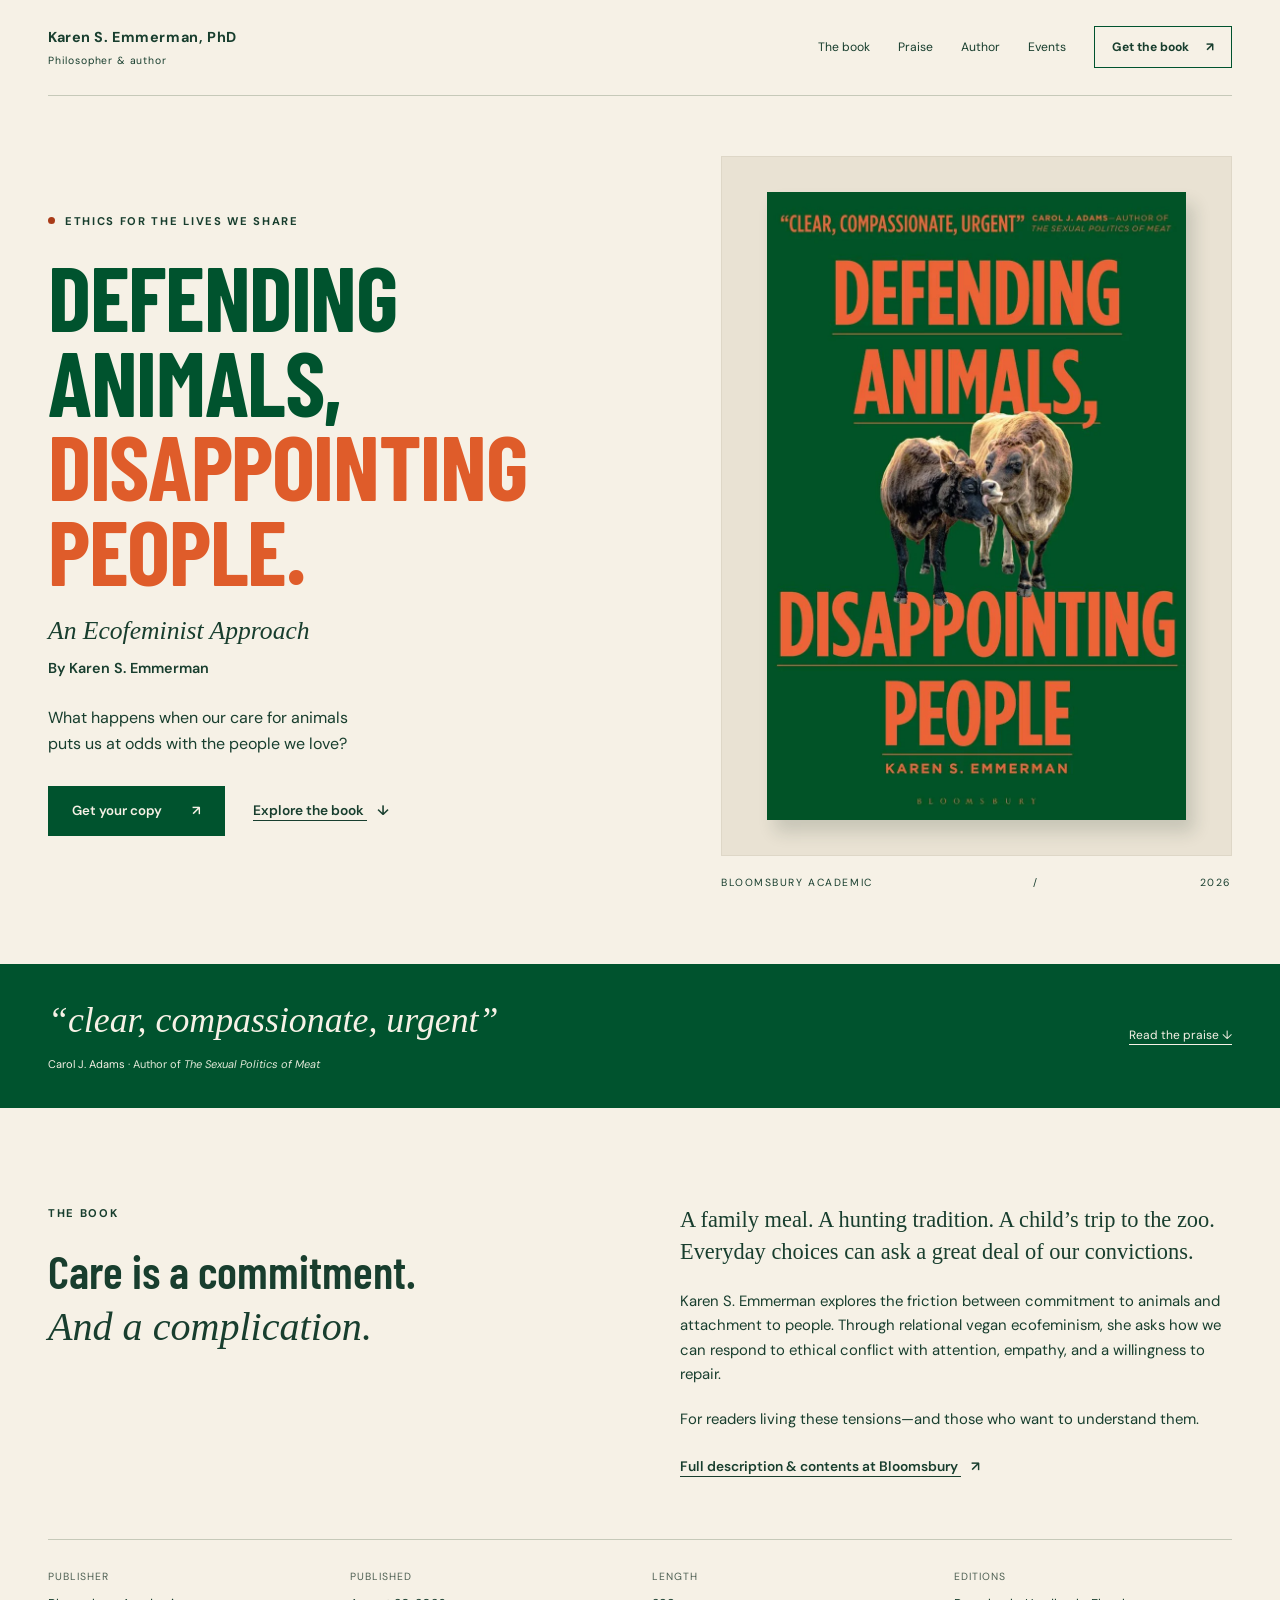
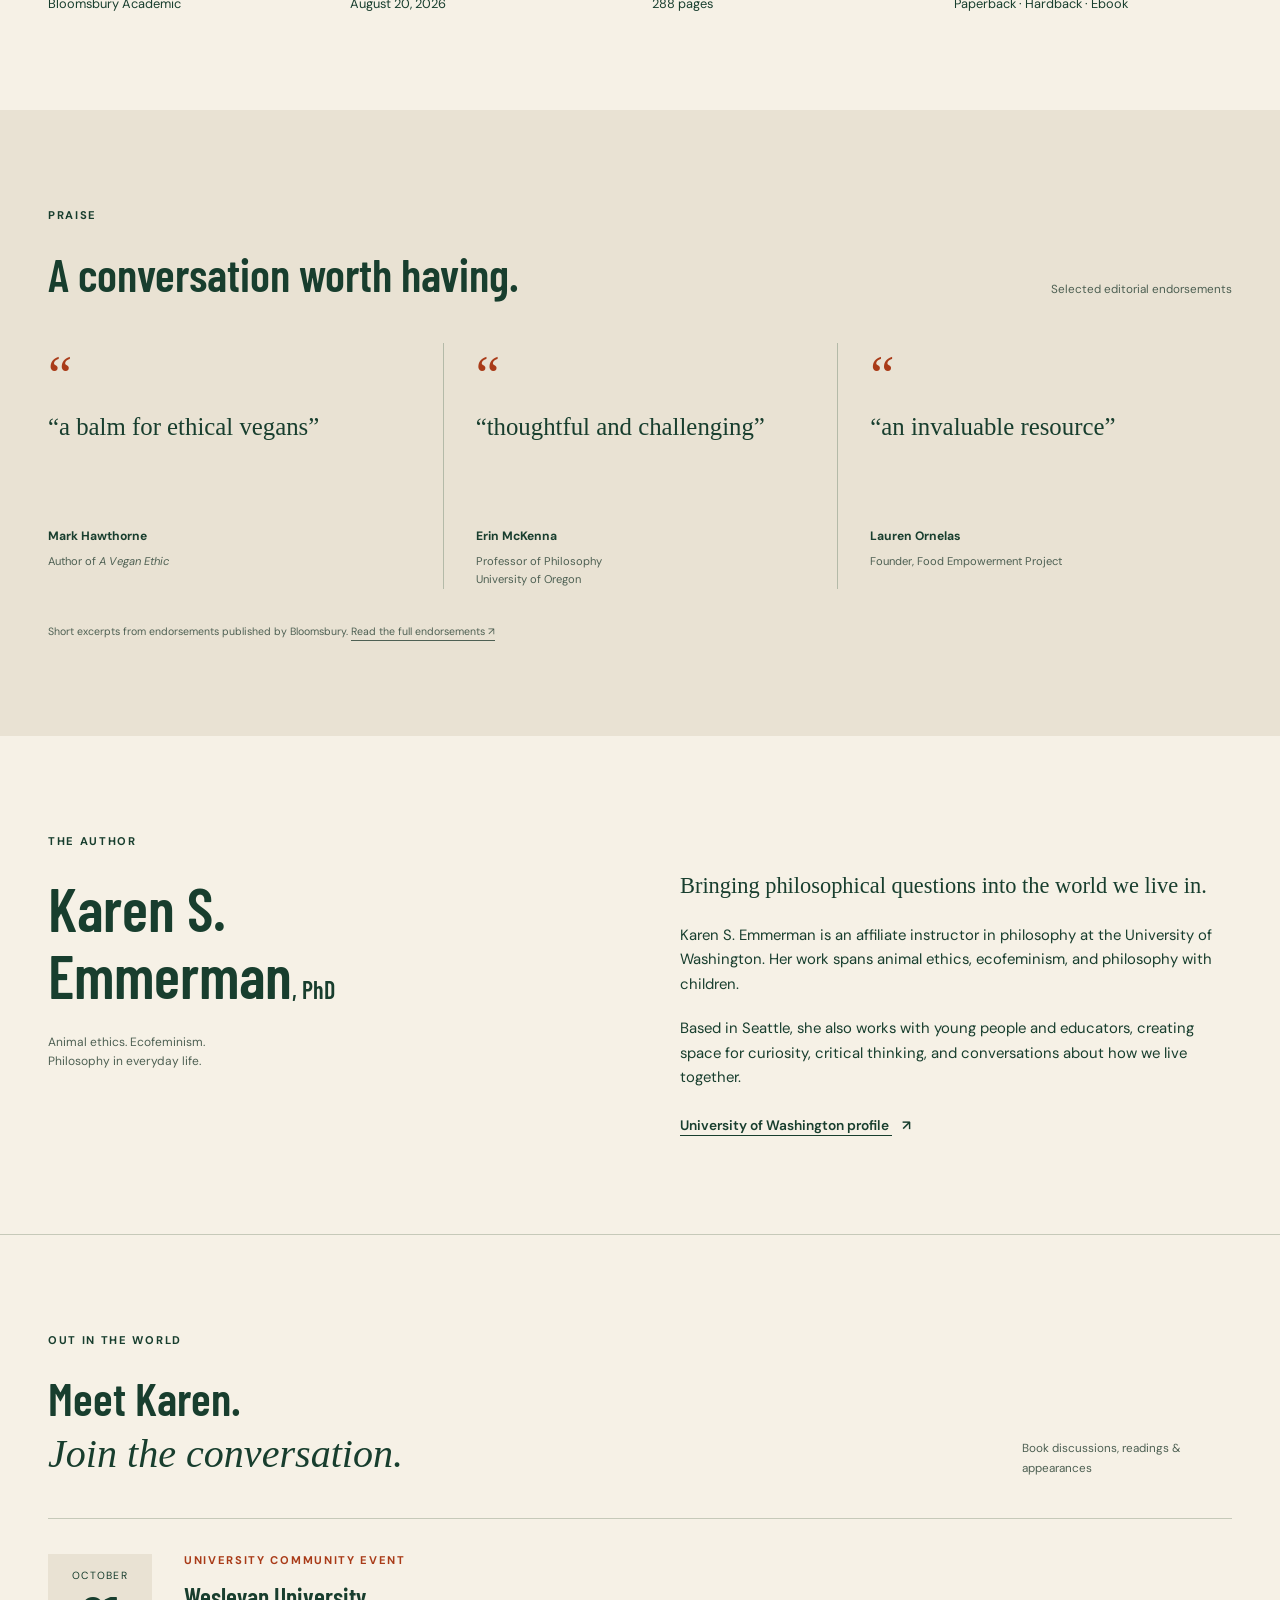
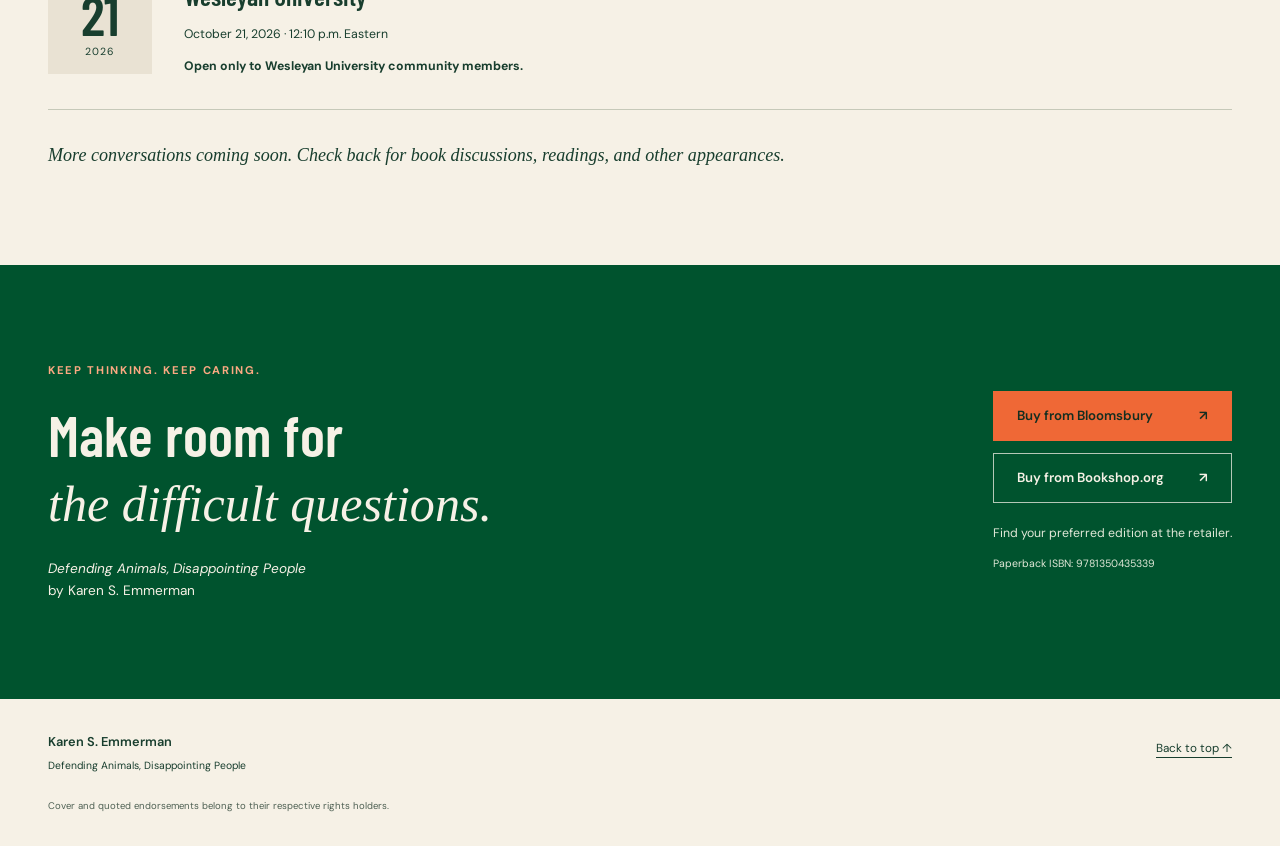
<file: index.html>
<!DOCTYPE html>
<!-- saved from url=(0044)https://sensibleorbit.com/defending-animals/ -->
<html lang="en"><head><meta http-equiv="Content-Type" content="text/html; charset=UTF-8">
  
  <meta name="viewport" content="width=device-width, initial-scale=1">
  <meta name="robots" content="noindex, nofollow">
  <meta name="theme-color" content="#00532e">
  <meta name="description" content="Defending Animals, Disappointing People: An Ecofeminist Approach by Karen S. Emmerman. Explore the book, read the praise, and find upcoming author appearances.">
  <title>Defending Animals, Disappointing People — Karen S. Emmerman</title>
  <link rel="icon" href="data:,">
  <link rel="preconnect" href="https://fonts.googleapis.com/">
  <link rel="preconnect" href="https://fonts.gstatic.com/" crossorigin="">
  <link rel="stylesheet" href="https://fonts.googleapis.com/css2?family=Barlow+Condensed:wght@600;700&amp;family=DM+Sans:wght@400;500;600;700&amp;display=swap">
  <link rel="stylesheet" href="./Defending Animals, Disappointing People — Karen S. Emmerman_files/book.css">
</head>
<body>
  <a class="skip-link" href="https://sensibleorbit.com/defending-animals/#main">Skip to content</a>
  <header class="masthead wrap">
    <a class="author-name" href="https://sensibleorbit.com/defending-animals/#top">Karen S. Emmerman, PhD<span>Philosopher &amp; author</span></a>
    <nav aria-label="Book navigation">
      <a href="https://sensibleorbit.com/defending-animals/#book">The book</a><a href="https://sensibleorbit.com/defending-animals/#praise">Praise</a><a href="https://sensibleorbit.com/defending-animals/#author">Author</a><a href="https://sensibleorbit.com/defending-animals/#events">Events</a>
      <a class="nav-buy" href="https://sensibleorbit.com/defending-animals/#buy">Get the book <span aria-hidden="true">↗</span></a>
    </nav>
  </header>
  <main id="main" tabindex="-1">
    <section class="hero wrap" id="top" aria-labelledby="book-title">
      <div class="hero-copy">
        <p class="eyebrow"><span aria-hidden="true"></span> Ethics for the lives we share</p>
        <h1 id="book-title">Defending<br>animals,<br><span>disappointing<br>people.</span></h1>
        <p class="subtitle">An Ecofeminist Approach</p>
        <p class="byline">By Karen S. Emmerman</p>
        <p class="hero-intro">What happens when our care for animals<br class="wide-only"> puts us at odds with the people we love?</p>
        <div class="actions"><a class="button" href="https://sensibleorbit.com/defending-animals/#buy">Get your copy <span aria-hidden="true">↗</span></a><a class="text-link" href="https://sensibleorbit.com/defending-animals/#book">Explore the book <span aria-hidden="true">↓</span></a></div>
      </div>
      <figure class="cover-stage">
        <div class="cover-surround"><img src="./Defending Animals, Disappointing People — Karen S. Emmerman_files/cover.jpg" alt="Book cover: two cows nuzzle beneath orange lettering on a deep green background." width="852" height="1278" fetchpriority="high"></div>
        <figcaption>Bloomsbury Academic <span aria-hidden="true">/</span> 2026</figcaption>
      </figure>
    </section>

    <section class="opening-quote" aria-label="Featured praise">
      <div class="wrap"><blockquote><p>“clear, compassionate, urgent”</p><footer>Carol J. Adams <span>· Author of <cite>The Sexual Politics of Meat</cite></span></footer></blockquote><a href="https://sensibleorbit.com/defending-animals/#praise">Read the praise <span aria-hidden="true">↓</span></a></div>
    </section>

    <section class="section wrap overview" id="book" aria-labelledby="overview-title">
      <div><p class="eyebrow">The book</p><h2 id="overview-title">Care is a commitment.<br><em>And a complication.</em></h2></div>
      <div class="overview-copy"><p class="lead">A family meal. A hunting tradition. A child’s trip to the zoo. Everyday choices can ask a great deal of our convictions.</p><p>Karen S. Emmerman explores the friction between commitment to animals and attachment to people. Through relational vegan ecofeminism, she asks how we can respond to ethical conflict with attention, empathy, and a willingness to repair.</p><p>For readers living these tensions—and those who want to understand them.</p><a class="text-link" href="https://www.bloomsbury.com/us/defending-animals-disappointing-people-9781350435346/">Full description &amp; contents at Bloomsbury <span aria-hidden="true">↗</span></a></div>
      <dl class="book-facts"><div><dt>Publisher</dt><dd>Bloomsbury Academic</dd></div><div><dt>Published</dt><dd>August 20, 2026</dd></div><div><dt>Length</dt><dd>288 pages</dd></div><div><dt>Editions</dt><dd>Paperback · Hardback · Ebook</dd></div></dl>
    </section>

    <section class="praise section" id="praise" aria-labelledby="praise-title">
      <div class="wrap"><div class="section-heading"><div><p class="eyebrow">Praise</p><h2 id="praise-title">A conversation worth having.</h2></div><p>Selected editorial endorsements</p></div>
        <div class="praise-grid">
          <figure><span class="quote-mark" aria-hidden="true">“</span><blockquote><p>“a balm for ethical vegans”</p></blockquote><figcaption><strong>Mark Hawthorne</strong><span>Author of <cite>A Vegan Ethic</cite></span></figcaption></figure>
          <figure><span class="quote-mark" aria-hidden="true">“</span><blockquote><p>“thoughtful and challenging”</p></blockquote><figcaption><strong>Erin McKenna</strong><span>Professor of Philosophy<br>University of Oregon</span></figcaption></figure>
          <figure><span class="quote-mark" aria-hidden="true">“</span><blockquote><p>“an invaluable resource”</p></blockquote><figcaption><strong>Lauren Ornelas</strong><span>Founder, Food Empowerment Project</span></figcaption></figure>
        </div>
        <p class="source-note">Short excerpts from endorsements published by Bloomsbury. <a href="https://www.bloomsbury.com/us/defending-animals-disappointing-people-9781350435346/">Read the full endorsements <span aria-hidden="true">↗</span></a></p>
      </div>
    </section>

    <section class="section wrap author-section" id="author" aria-labelledby="author-title">
      <div class="author-title"><p class="eyebrow">The author</p><h2 id="author-title">Karen S.<br>Emmerman<span>, PhD</span></h2><p>Animal ethics. Ecofeminism.<br>Philosophy in everyday life.</p></div>
      <div class="author-copy"><p class="lead">Bringing philosophical questions into the world we live in.</p><p>Karen S. Emmerman is an affiliate instructor in philosophy at the University of Washington. Her work spans animal ethics, ecofeminism, and philosophy with children.</p><p>Based in Seattle, she also works with young people and educators, creating space for curiosity, critical thinking, and conversations about how we live together.</p><a class="text-link" href="https://phil.washington.edu/people/karen-s-emmerman">University of Washington profile <span aria-hidden="true">↗</span></a></div>
    </section>

    <section class="events section" id="events" aria-labelledby="events-title">
      <div class="wrap"><div class="section-heading"><div><p class="eyebrow">Out in the world</p><h2 id="events-title">Meet Karen.<br><em>Join the conversation.</em></h2></div><p>Book discussions, readings &amp; appearances</p></div>
        <!-- Add verified upcoming appearances above this permanent message. Remove completed events and their source notes after their date; keep this section and message even when no events are listed. See docs/book-page.md. -->
        <article class="event-row" aria-labelledby="event-oct21-title">
          <time class="date-block" datetime="2026-10-21T12:10:00-04:00"><span>October</span><strong>21</strong><span>2026</span></time>
          <div class="event-copy"><p class="eyebrow">University community event</p><h3 id="event-oct21-title">Wesleyan University</h3><p>October 21, 2026 · 12:10 p.m. Eastern</p><p><strong>Open only to Wesleyan University community members.</strong></p></div>
        </article>
        <p class="events-follow">More conversations coming soon. Check back for book discussions, readings, and other appearances.</p>
      </div>
    </section>

        
<section class="buy section" id="buy" aria-labelledby="buy-title">
	<div class="wrap buy-inner">
		<div>
			<p class="eyebrow">Keep thinking. Keep caring.</p>
			<h2 id="buy-title">Make room for
				<br>
					<em>the difficult questions.</em>
				</h2>
				<p>
					<cite>Defending Animals, Disappointing People</cite>
					<br>by Karen S. Emmerman
					</p>
				</div>
				<div class="buy-options">
					<a class="button button-orange" href="https://www.bloomsbury.com/us/defending-animals-disappointing-people-9781350435339/">Buy from Bloomsbury 
						<span aria-hidden="true">↗</span>
					</a>
					<a class="button button-retailer" href="https://bookshop.org/p/books/defending-animals-disappointing-people/f3b79b08ce1583c4">Buy from Bookshop.org 
						<span aria-hidden="true">↗</span>
					</a>
					<p>Find your preferred edition at the retailer.</p>
					<p class="isbn">Paperback ISBN: 9781350435339</p>
				</div>
			</div>
		</section>

   </main>
  <footer class="footer wrap">
  	<p>Karen S. Emmerman 
  		<span>Defending Animals, Disappointing People</span>
  	</p>
  	<a href="https://sensibleorbit.com/defending-animals/#top">Back to top 
  		<span aria-hidden="true">↑</span>
  	</a>
  	<small>Cover and quoted endorsements belong to their respective rights holders.</small>
  </footer>

</body></html>
</file>
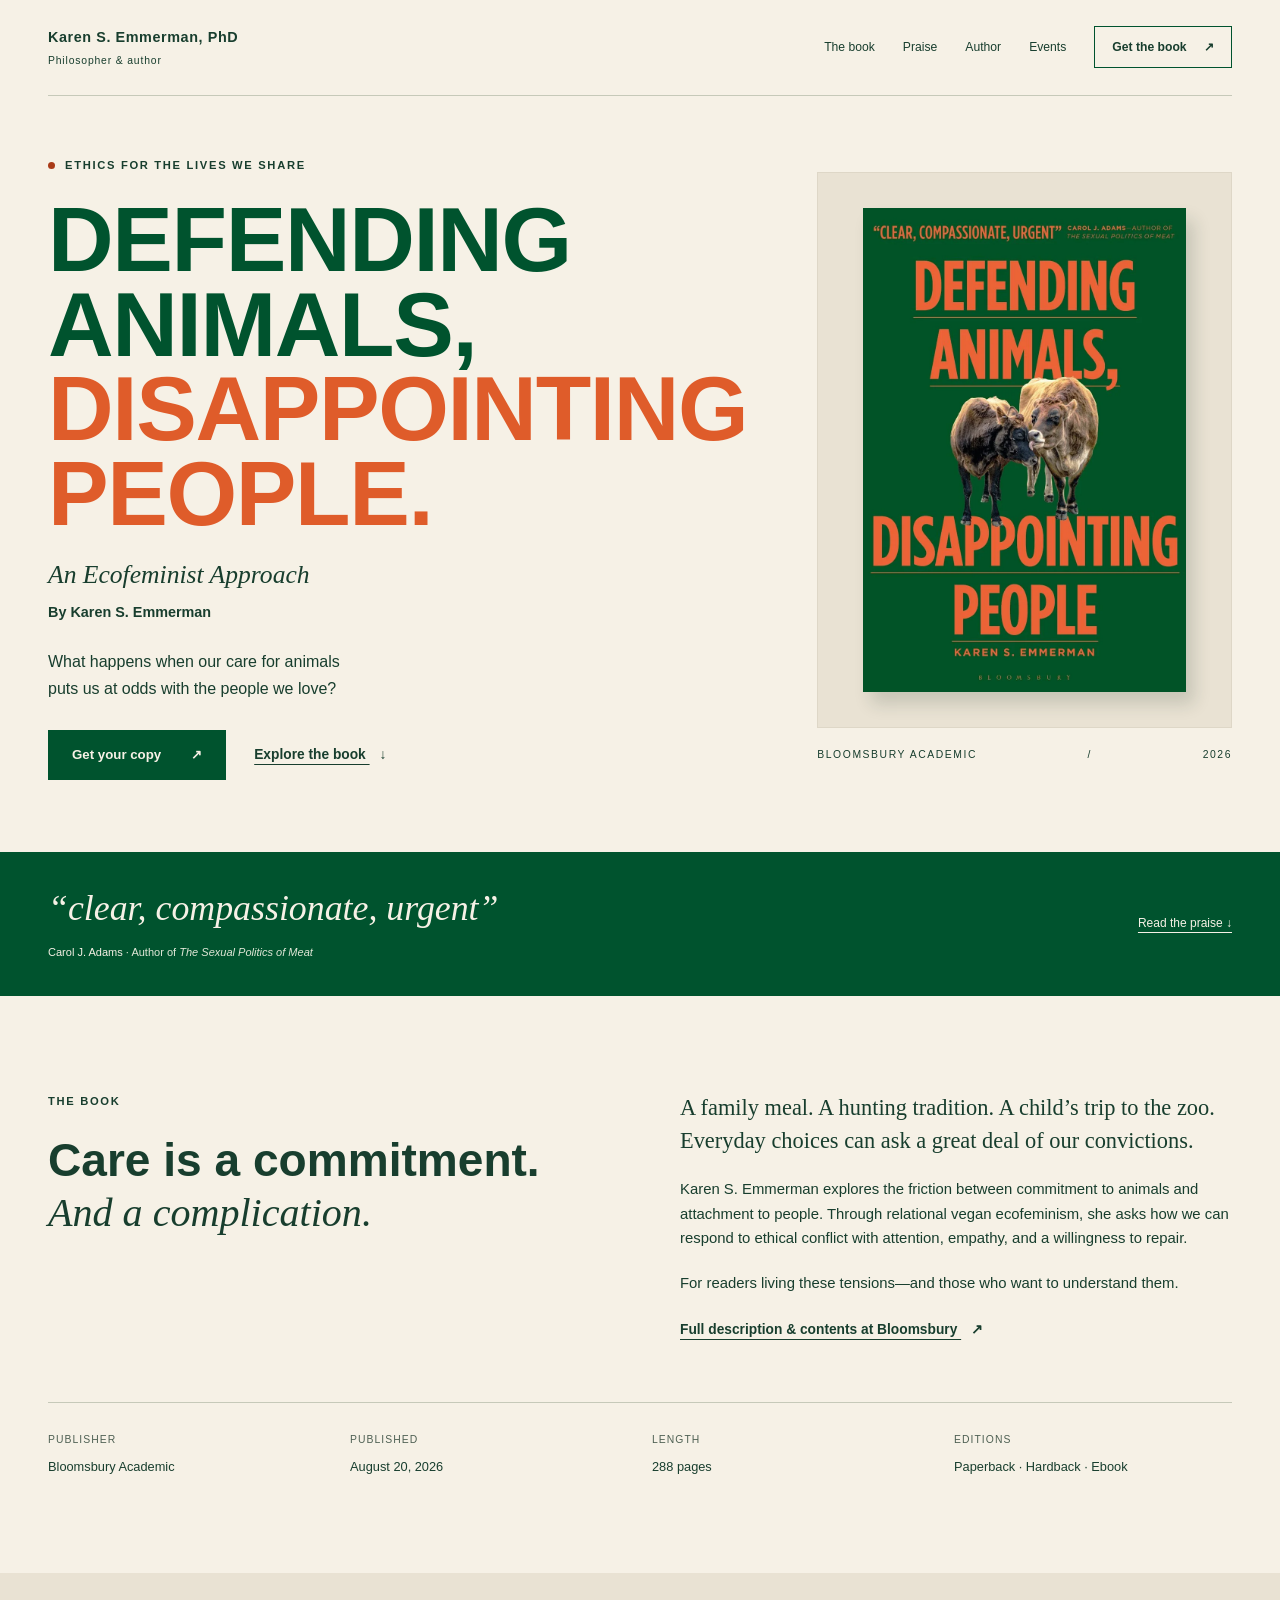
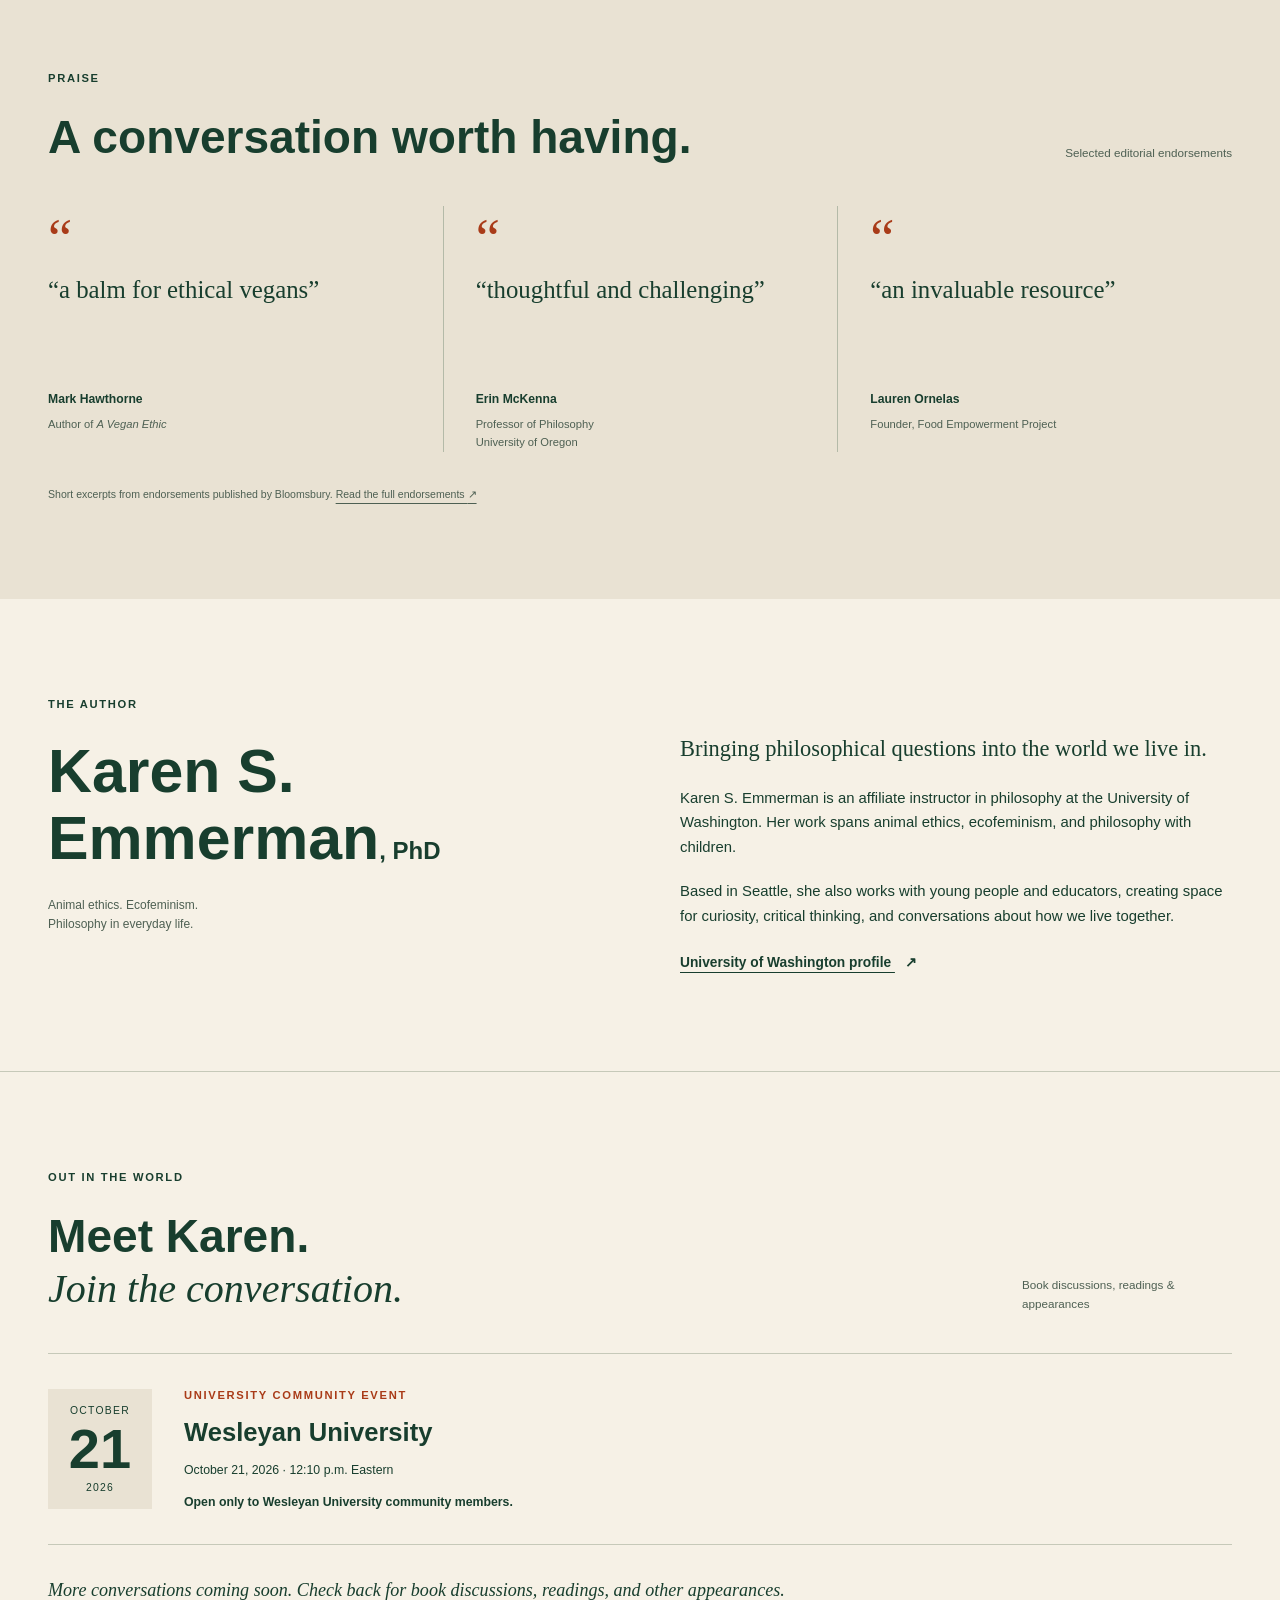
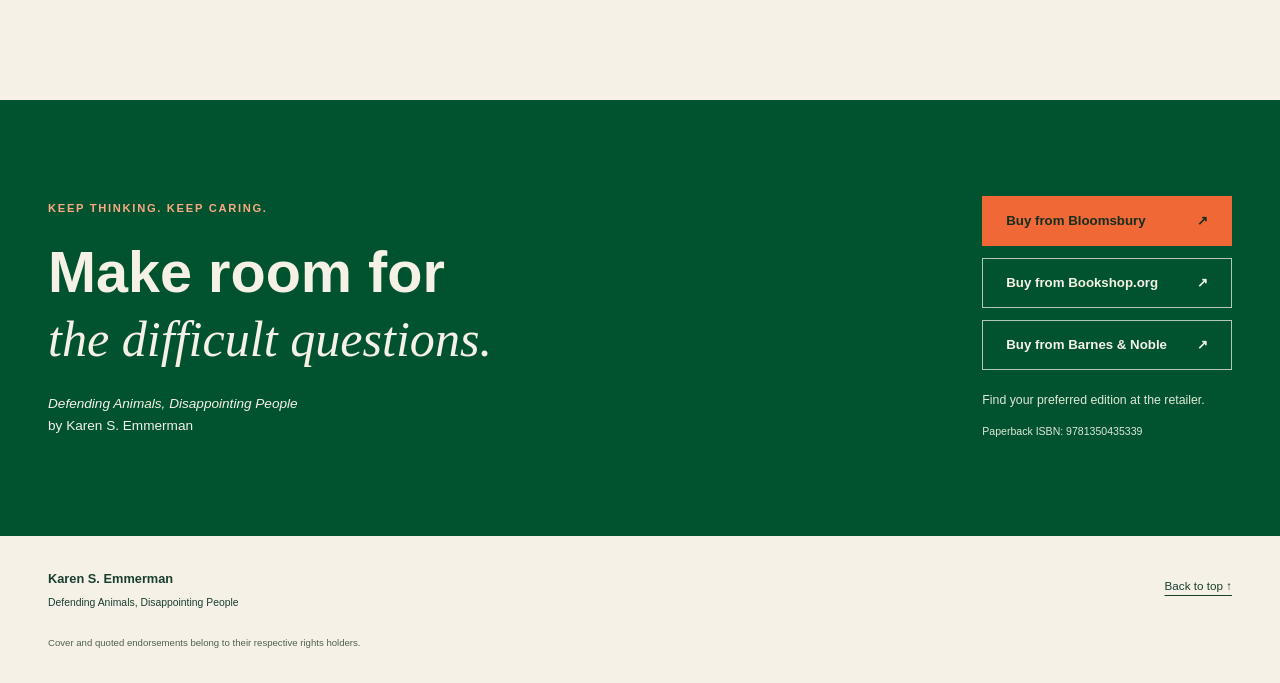
<file: Defending Animals, Disappointing People — Karen S. Emmerman.htm>
<!DOCTYPE html>
<!-- saved from url=(0044)https://sensibleorbit.com/defending-animals/ -->
<html lang="en"><head><meta http-equiv="Content-Type" content="text/html; charset=UTF-8">
  
  <meta name="viewport" content="width=device-width, initial-scale=1">
  <meta name="robots" content="noindex, nofollow">
  <meta name="theme-color" content="#00532e">
  <meta name="description" content="Defending Animals, Disappointing People: An Ecofeminist Approach by Karen S. Emmerman. Explore the book, read the praise, and find upcoming author appearances.">
  <title>Defending Animals, Disappointing People — Karen S. Emmerman</title>
  <link rel="icon" href="data:,">
  <link rel="preconnect" href="https://fonts.googleapis.com/">
  <link rel="preconnect" href="https://fonts.gstatic.com/" crossorigin="">
  <link rel="stylesheet" href="./Defending Animals, Disappointing People — Karen S. Emmerman_files/css2">
  <link rel="stylesheet" href="./Defending Animals, Disappointing People — Karen S. Emmerman_files/book.css">
</head>
<body>
  <a class="skip-link" href="https://sensibleorbit.com/defending-animals/#main">Skip to content</a>
  <header class="masthead wrap">
    <a class="author-name" href="https://sensibleorbit.com/defending-animals/#top">Karen S. Emmerman, PhD<span>Philosopher &amp; author</span></a>
    <nav aria-label="Book navigation">
      <a href="https://sensibleorbit.com/defending-animals/#book">The book</a><a href="https://sensibleorbit.com/defending-animals/#praise">Praise</a><a href="https://sensibleorbit.com/defending-animals/#author">Author</a><a href="https://sensibleorbit.com/defending-animals/#events">Events</a>
      <a class="nav-buy" href="https://sensibleorbit.com/defending-animals/#buy">Get the book <span aria-hidden="true">↗</span></a>
    </nav>
  </header>
  <main id="main" tabindex="-1">
    <section class="hero wrap" id="top" aria-labelledby="book-title">
      <div class="hero-copy">
        <p class="eyebrow"><span aria-hidden="true"></span> Ethics for the lives we share</p>
        <h1 id="book-title">Defending<br>animals,<br><span>disappointing<br>people.</span></h1>
        <p class="subtitle">An Ecofeminist Approach</p>
        <p class="byline">By Karen S. Emmerman</p>
        <p class="hero-intro">What happens when our care for animals<br class="wide-only"> puts us at odds with the people we love?</p>
        <div class="actions"><a class="button" href="https://sensibleorbit.com/defending-animals/#buy">Get your copy <span aria-hidden="true">↗</span></a><a class="text-link" href="https://sensibleorbit.com/defending-animals/#book">Explore the book <span aria-hidden="true">↓</span></a></div>
      </div>
      <figure class="cover-stage">
        <div class="cover-surround"><img src="./Defending Animals, Disappointing People — Karen S. Emmerman_files/cover.jpg" alt="Book cover: two cows nuzzle beneath orange lettering on a deep green background." width="852" height="1278" fetchpriority="high"></div>
        <figcaption>Bloomsbury Academic <span aria-hidden="true">/</span> 2026</figcaption>
      </figure>
    </section>

    <section class="opening-quote" aria-label="Featured praise">
      <div class="wrap"><blockquote><p>“clear, compassionate, urgent”</p><footer>Carol J. Adams <span>· Author of <cite>The Sexual Politics of Meat</cite></span></footer></blockquote><a href="https://sensibleorbit.com/defending-animals/#praise">Read the praise <span aria-hidden="true">↓</span></a></div>
    </section>

    <section class="section wrap overview" id="book" aria-labelledby="overview-title">
      <div><p class="eyebrow">The book</p><h2 id="overview-title">Care is a commitment.<br><em>And a complication.</em></h2></div>
      <div class="overview-copy"><p class="lead">A family meal. A hunting tradition. A child’s trip to the zoo. Everyday choices can ask a great deal of our convictions.</p><p>Karen S. Emmerman explores the friction between commitment to animals and attachment to people. Through relational vegan ecofeminism, she asks how we can respond to ethical conflict with attention, empathy, and a willingness to repair.</p><p>For readers living these tensions—and those who want to understand them.</p><a class="text-link" href="https://www.bloomsbury.com/us/defending-animals-disappointing-people-9781350435346/">Full description &amp; contents at Bloomsbury <span aria-hidden="true">↗</span></a></div>
      <dl class="book-facts"><div><dt>Publisher</dt><dd>Bloomsbury Academic</dd></div><div><dt>Published</dt><dd>August 20, 2026</dd></div><div><dt>Length</dt><dd>288 pages</dd></div><div><dt>Editions</dt><dd>Paperback · Hardback · Ebook</dd></div></dl>
    </section>

    <section class="praise section" id="praise" aria-labelledby="praise-title">
      <div class="wrap"><div class="section-heading"><div><p class="eyebrow">Praise</p><h2 id="praise-title">A conversation worth having.</h2></div><p>Selected editorial endorsements</p></div>
        <div class="praise-grid">
          <figure><span class="quote-mark" aria-hidden="true">“</span><blockquote><p>“a balm for ethical vegans”</p></blockquote><figcaption><strong>Mark Hawthorne</strong><span>Author of <cite>A Vegan Ethic</cite></span></figcaption></figure>
          <figure><span class="quote-mark" aria-hidden="true">“</span><blockquote><p>“thoughtful and challenging”</p></blockquote><figcaption><strong>Erin McKenna</strong><span>Professor of Philosophy<br>University of Oregon</span></figcaption></figure>
          <figure><span class="quote-mark" aria-hidden="true">“</span><blockquote><p>“an invaluable resource”</p></blockquote><figcaption><strong>Lauren Ornelas</strong><span>Founder, Food Empowerment Project</span></figcaption></figure>
        </div>
        <p class="source-note">Short excerpts from endorsements published by Bloomsbury. <a href="https://www.bloomsbury.com/us/defending-animals-disappointing-people-9781350435346/">Read the full endorsements <span aria-hidden="true">↗</span></a></p>
      </div>
    </section>

    <section class="section wrap author-section" id="author" aria-labelledby="author-title">
      <div class="author-title"><p class="eyebrow">The author</p><h2 id="author-title">Karen S.<br>Emmerman<span>, PhD</span></h2><p>Animal ethics. Ecofeminism.<br>Philosophy in everyday life.</p></div>
      <div class="author-copy"><p class="lead">Bringing philosophical questions into the world we live in.</p><p>Karen S. Emmerman is an affiliate instructor in philosophy at the University of Washington. Her work spans animal ethics, ecofeminism, and philosophy with children.</p><p>Based in Seattle, she also works with young people and educators, creating space for curiosity, critical thinking, and conversations about how we live together.</p><a class="text-link" href="https://phil.washington.edu/people/karen-s-emmerman">University of Washington profile <span aria-hidden="true">↗</span></a></div>
    </section>

    <section class="events section" id="events" aria-labelledby="events-title">
      <div class="wrap"><div class="section-heading"><div><p class="eyebrow">Out in the world</p><h2 id="events-title">Meet Karen.<br><em>Join the conversation.</em></h2></div><p>Book discussions, readings &amp; appearances</p></div>
        <!-- Add verified upcoming appearances above this permanent message. Remove completed events and their source notes after their date; keep this section and message even when no events are listed. See docs/book-page.md. -->
        <article class="event-row" aria-labelledby="event-oct21-title">
          <time class="date-block" datetime="2026-10-21T12:10:00-04:00"><span>October</span><strong>21</strong><span>2026</span></time>
          <div class="event-copy"><p class="eyebrow">University community event</p><h3 id="event-oct21-title">Wesleyan University</h3><p>October 21, 2026 · 12:10 p.m. Eastern</p><p><strong>Open only to Wesleyan University community members.</strong></p></div>
        </article>
        <p class="events-follow">More conversations coming soon. Check back for book discussions, readings, and other appearances.</p>
      </div>
    </section>

    <section class="buy section" id="buy" aria-labelledby="buy-title"><div class="wrap buy-inner"><div><p class="eyebrow">Keep thinking. Keep caring.</p><h2 id="buy-title">Make room for<br><em>the difficult questions.</em></h2><p><cite>Defending Animals, Disappointing People</cite><br>by Karen S. Emmerman</p></div><div class="buy-options"><a class="button button-orange" href="https://www.bloomsbury.com/us/defending-animals-disappointing-people-9781350435339/">Buy from Bloomsbury <span aria-hidden="true">↗</span></a><a class="button button-retailer" href="https://bookshop.org/p/books/defending-animals-disappointing-people/f3b79b08ce1583c4">Buy from Bookshop.org <span aria-hidden="true">↗</span></a><a class="button button-retailer" href="https://www.barnesandnoble.com/w/defending-animals-disappointing-people-karen-s-emmerman/1148937877?ean=9781350435339">Buy from Barnes &amp; Noble <span aria-hidden="true">↗</span></a><p>Find your preferred edition at the retailer.</p><p class="isbn">Paperback ISBN: 9781350435339</p></div></div></section>
  </main>
  <footer class="footer wrap"><p>Karen S. Emmerman <span>Defending Animals, Disappointing People</span></p><a href="https://sensibleorbit.com/defending-animals/#top">Back to top <span aria-hidden="true">↑</span></a><small>Cover and quoted endorsements belong to their respective rights holders.</small></footer>


</body></html>
</file>
<file: Defending Animals, Disappointing People — Karen S. Emmerman_files/book.css>
:root{--forest:#00532e;--ink:#183e2e;--orange:#ef6836;--title-orange:#df5c2a;--rust:#a93b18;--paper:#f6f1e6;--sand:#e9e2d3;--muted:#4e6053;--line:#c6c9b9;--display:'Barlow Condensed','Arial Narrow',Impact,sans-serif;--body:'DM Sans',Arial,sans-serif}
*{box-sizing:border-box}html{scroll-behavior:smooth;scroll-padding-top:24px}body{margin:0;background:var(--paper);color:var(--ink);font:16px/1.65 var(--body)}a{color:inherit;text-underline-offset:5px}a:hover{text-decoration-thickness:2px}a:focus-visible{outline:3px solid var(--rust);outline-offset:6px}.buy a:focus-visible{outline-color:var(--paper)}img{max-width:100%;height:auto;display:block}p,figure,blockquote{margin:0}p+p{margin-top:20px}h1,h2,h3{margin:0;line-height:1.08}h2{font:600 clamp(2.1rem,3.6vw,3.25rem)/1.1 var(--display)}h2 em{font:italic .87em/1.2 Georgia,serif}h3{font:600 1.6rem/1.2 var(--display)}.wrap{width:min(1184px,calc(100% - 96px));margin-inline:auto}.section{padding-block:96px}.eyebrow{font-size:.7rem;font-weight:700;letter-spacing:.15em;text-transform:uppercase}.eyebrow+h2{margin-top:24px}.text-link{font-size:.86rem;font-weight:600}.text-link span{display:inline-block;margin-left:10px}.skip-link{position:absolute;z-index:10;top:12px;left:16px;transform:translateY(-200%);background:var(--paper);padding:12px 20px}.skip-link:focus{transform:none}.masthead{display:flex;justify-content:space-between;align-items:center;gap:24px;padding-block:26px;border-bottom:1px solid var(--line)}.author-name{text-decoration:none;font-size:.9rem;font-weight:700;letter-spacing:.04em}.author-name span{display:block;font-size:.65rem;font-weight:400;letter-spacing:.08em;margin-top:2px}.masthead nav{display:flex;align-items:center;gap:28px;font-size:.76rem}.masthead nav a{text-decoration:none;padding-block:10px}.masthead nav a:hover{text-decoration:underline}.masthead nav .nav-buy{border:1px solid var(--forest);padding:10px 17px;font-weight:700}.nav-buy span{margin-left:14px}.hero{display:grid;grid-template-columns:1.18fr 1fr;align-items:center;gap:70px;padding-block:60px 72px}.hero .eyebrow{display:flex;align-items:center;gap:10px;margin-bottom:24px}.hero .eyebrow span{height:7px;width:7px;background:var(--rust);border-radius:50%}h1{color:var(--forest);font:700 clamp(3.75rem,7.1vw,6.25rem)/.93 var(--display);text-transform:uppercase;letter-spacing:-.015em}h1 span{color:var(--title-orange)}.subtitle{font:italic 1.6rem/1.25 Georgia,serif;margin-top:23px}.byline{margin-top:10px;font-size:.9rem;font-weight:600}.hero-intro{font-size:1rem;margin-top:24px}.actions{display:flex;align-items:center;gap:28px;margin-top:28px;flex-wrap:wrap}.button{display:inline-flex;justify-content:center;align-items:center;gap:30px;min-height:50px;padding:13px 23px;background:var(--forest);color:var(--paper);font-size:.83rem;font-weight:600;text-decoration:none;border:1px solid var(--forest)}.button:hover{background:var(--ink);text-decoration:underline}.cover-stage{margin:0;align-self:center}.cover-surround{padding:35px 45px;background:var(--sand);border:1px solid #ded7c7}.cover-surround img{width:100%;box-shadow:8px 12px 16px #1b312429}.cover-stage figcaption{display:flex;justify-content:space-between;margin-top:18px;font-size:.65rem;text-transform:uppercase;letter-spacing:.15em}.opening-quote{background:var(--forest);color:var(--paper);padding-block:35px}.opening-quote .wrap{display:flex;justify-content:space-between;align-items:center;gap:32px}.opening-quote blockquote p{font:italic clamp(1.7rem,2.8vw,2.45rem)/1.2 Georgia,serif}.opening-quote footer{font-size:.69rem;margin-top:13px}.opening-quote footer span{color:#e1e8d8}.opening-quote a{font-size:.75rem;white-space:nowrap}.opening-quote a:focus-visible{outline-color:var(--orange)}.overview{display:grid;grid-template-columns:1fr 1fr;gap:48px 80px}.overview-copy,.author-copy{max-width:560px;font-size:.93rem}.lead{font:1.4rem/1.45 Georgia,serif}.overview-copy .text-link,.author-copy .text-link{display:inline-block;margin-top:24px}.book-facts{grid-column:1/-1;margin:12px 0 0;padding-top:28px;border-top:1px solid var(--line);display:grid;grid-template-columns:repeat(4,1fr);gap:24px}.book-facts dt{font-size:.65rem;letter-spacing:.1em;text-transform:uppercase;color:var(--muted)}.book-facts dd{margin:8px 0 0;font-size:.8rem}.praise{background:var(--sand)}.section-heading{display:flex;justify-content:space-between;align-items:end;gap:30px}.section-heading>p{font-size:.73rem;max-width:210px;color:var(--muted)}.praise-grid{display:grid;grid-template-columns:repeat(3,1fr);margin-top:44px}.praise-grid figure{padding:0 32px;border-left:1px solid #b4baa8}.praise-grid figure:first-child{padding-left:0;border-left:0}.praise-grid figure:last-child{padding-right:0}.quote-mark{display:block;color:var(--rust);font:3.4rem/.8 Georgia,serif;margin:12px 0}.praise-grid blockquote{font:1.55rem/1.3 Georgia,serif;min-height:90px}.praise-grid figcaption{margin-top:25px;font-size:.76rem}.praise-grid figcaption span{display:block;font-size:.7rem;margin-top:6px;color:var(--muted)}.source-note{font-size:.66rem;color:var(--muted);margin-top:34px;max-width:860px}.author-section{display:grid;grid-template-columns:1fr 1fr;gap:80px}.author-title h2{font-size:3.8rem}.author-title h2 span{font-size:1.5rem}.author-title>p:last-child{font-size:.75rem;margin-top:24px;color:var(--muted)}.author-copy{padding-top:38px}.events{border-top:1px solid var(--line)}.event-row{display:grid;grid-template-columns:104px 1fr auto;align-items:center;gap:32px;border-block:1px solid var(--line);padding-block:32px;margin-top:40px}.date-block{text-align:center;background:var(--sand);padding:16px 10px;display:flex;flex-direction:column;line-height:1.15}.date-block span{font-size:.65rem;text-transform:uppercase;letter-spacing:.12em}.date-block strong{font:600 3.5rem/1.15 var(--display)}.event-copy .eyebrow{color:var(--rust);margin-bottom:12px}.event-copy p:not(.eyebrow){font-size:.77rem;margin-top:12px}.button-outline{background:transparent;color:var(--forest)}.button-outline:hover{color:var(--paper)}.events-follow{font:italic 1.13rem/1.5 Georgia,serif;margin-top:32px}.buy{background:var(--forest);color:var(--paper)}.buy-inner{display:grid;grid-template-columns:1.3fr 1fr;gap:60px;align-items:center}.buy .eyebrow{color:#fba982}.buy h2{font-size:clamp(2.8rem,4.5vw,4rem)}.buy h2+p{font-size:.85rem;margin-top:24px}.buy-options{justify-self:end}.button-orange{background:var(--orange);border-color:var(--orange);color:#142e20}.button-orange:hover{background:#f58359;color:#142e20}.buy-options p{font-size:.77rem;margin-top:20px;color:#e1e8d8}.buy-options .isbn{font-size:.66rem}.footer{padding-block:32px;display:flex;justify-content:space-between;align-items:start;gap:24px;flex-wrap:wrap}.footer>p{font-size:.8rem;font-weight:600}.footer>p span{display:block;font-size:.65rem;font-weight:400;margin-top:5px}.footer>a{font-size:.73rem;padding-block:8px}.footer small{flex-basis:100%;font-size:.6rem;color:var(--muted)}
@media(min-width:1500px){.hero{gap:110px}.cover-surround{padding:40px 48px}}
@media(max-width:1000px){.wrap{width:calc(100% - 64px)}.hero{gap:40px}h1{font-size:clamp(3.7rem,7.5vw,5.6rem)}.cover-surround{padding:24px}.masthead nav{gap:20px}.section{padding-block:72px}.event-row{grid-template-columns:88px 1fr}.event-row>.button{grid-column:2;justify-self:start}.overview,.author-section{gap:40px}.praise-grid figure{padding-inline:22px}.praise-grid blockquote{font-size:1.3rem}}
@media(max-width:680px){.wrap{width:calc(100% - 40px)}.masthead{align-items:start;flex-direction:column;gap:16px;padding-block:20px}.masthead nav{width:100%;gap:0;justify-content:space-between;flex-wrap:wrap;font-size:.7rem}.masthead nav .nav-buy{padding:8px 10px}.nav-buy span{margin-left:5px}.hero{grid-template-columns:1fr;padding-block:36px 40px;gap:40px}.hero .eyebrow{font-size:.6rem}h1{font-size:clamp(3.65rem,13.2vw,5.8rem)}.subtitle{font-size:1.4rem}.hero-intro{font-size:.93rem}.wide-only{display:none}.actions{gap:20px}.cover-stage{width:min(100%,380px);justify-self:center}.cover-surround{padding:28px 38px}.opening-quote .wrap{flex-direction:column;align-items:start;gap:20px}.opening-quote footer span{display:block;margin-top:4px}.section{padding-block:55px}.overview,.author-section{grid-template-columns:1fr;gap:28px}.book-facts{grid-template-columns:1fr 1fr;gap:24px 18px}.section-heading{display:block}.section-heading>p{margin-top:20px;max-width:none}.praise-grid{grid-template-columns:1fr;margin-top:30px}.praise-grid figure,.praise-grid figure:first-child,.praise-grid figure:last-child{border-left:0;border-bottom:1px solid #b4baa8;padding:26px 0}.praise-grid figure:last-child{border-bottom:0}.praise-grid blockquote{min-height:0;font-size:1.55rem}.praise-grid figcaption{margin-top:16px}.source-note{margin-top:24px}.author-title h2{font-size:3.5rem}.author-copy{padding-top:0}.event-row{grid-template-columns:64px 1fr;gap:20px;padding-block:24px;margin-top:30px}.date-block{align-self:start;padding:12px 4px}.date-block strong{font-size:2.6rem}.date-block span{font-size:.6rem}.event-copy .eyebrow{font-size:.59rem}.event-copy h3{font-size:1.5rem}.event-row>.button{grid-column:1/-1;justify-self:stretch}.buy-inner{grid-template-columns:1fr;gap:32px}.buy-options{justify-self:start}.buy h2{font-size:2.8rem}.footer{gap:20px}.footer>p span{max-width:230px}.button{gap:20px}}
@media(max-width:680px){.hero>*{min-width:0}h1{font-size:clamp(2.9rem,12vw,5.1rem)}.masthead nav{justify-content:flex-start;gap:4px 20px}.masthead nav a{min-height:44px;display:inline-flex;align-items:center}.masthead nav .nav-buy{margin-left:auto}}
@media(prefers-reduced-motion:reduce){html{scroll-behavior:auto}}
.buy-options{display:flex;flex-direction:column;align-items:stretch;gap:12px;max-width:100%}.buy-options .button{justify-content:space-between}.buy-options p{margin-top:8px}.button-retailer{background:transparent;border-color:#b4c8b7;color:var(--paper)}.button-retailer:hover{background:#164c35}.buy-options .isbn{margin-top:0}
</file>
